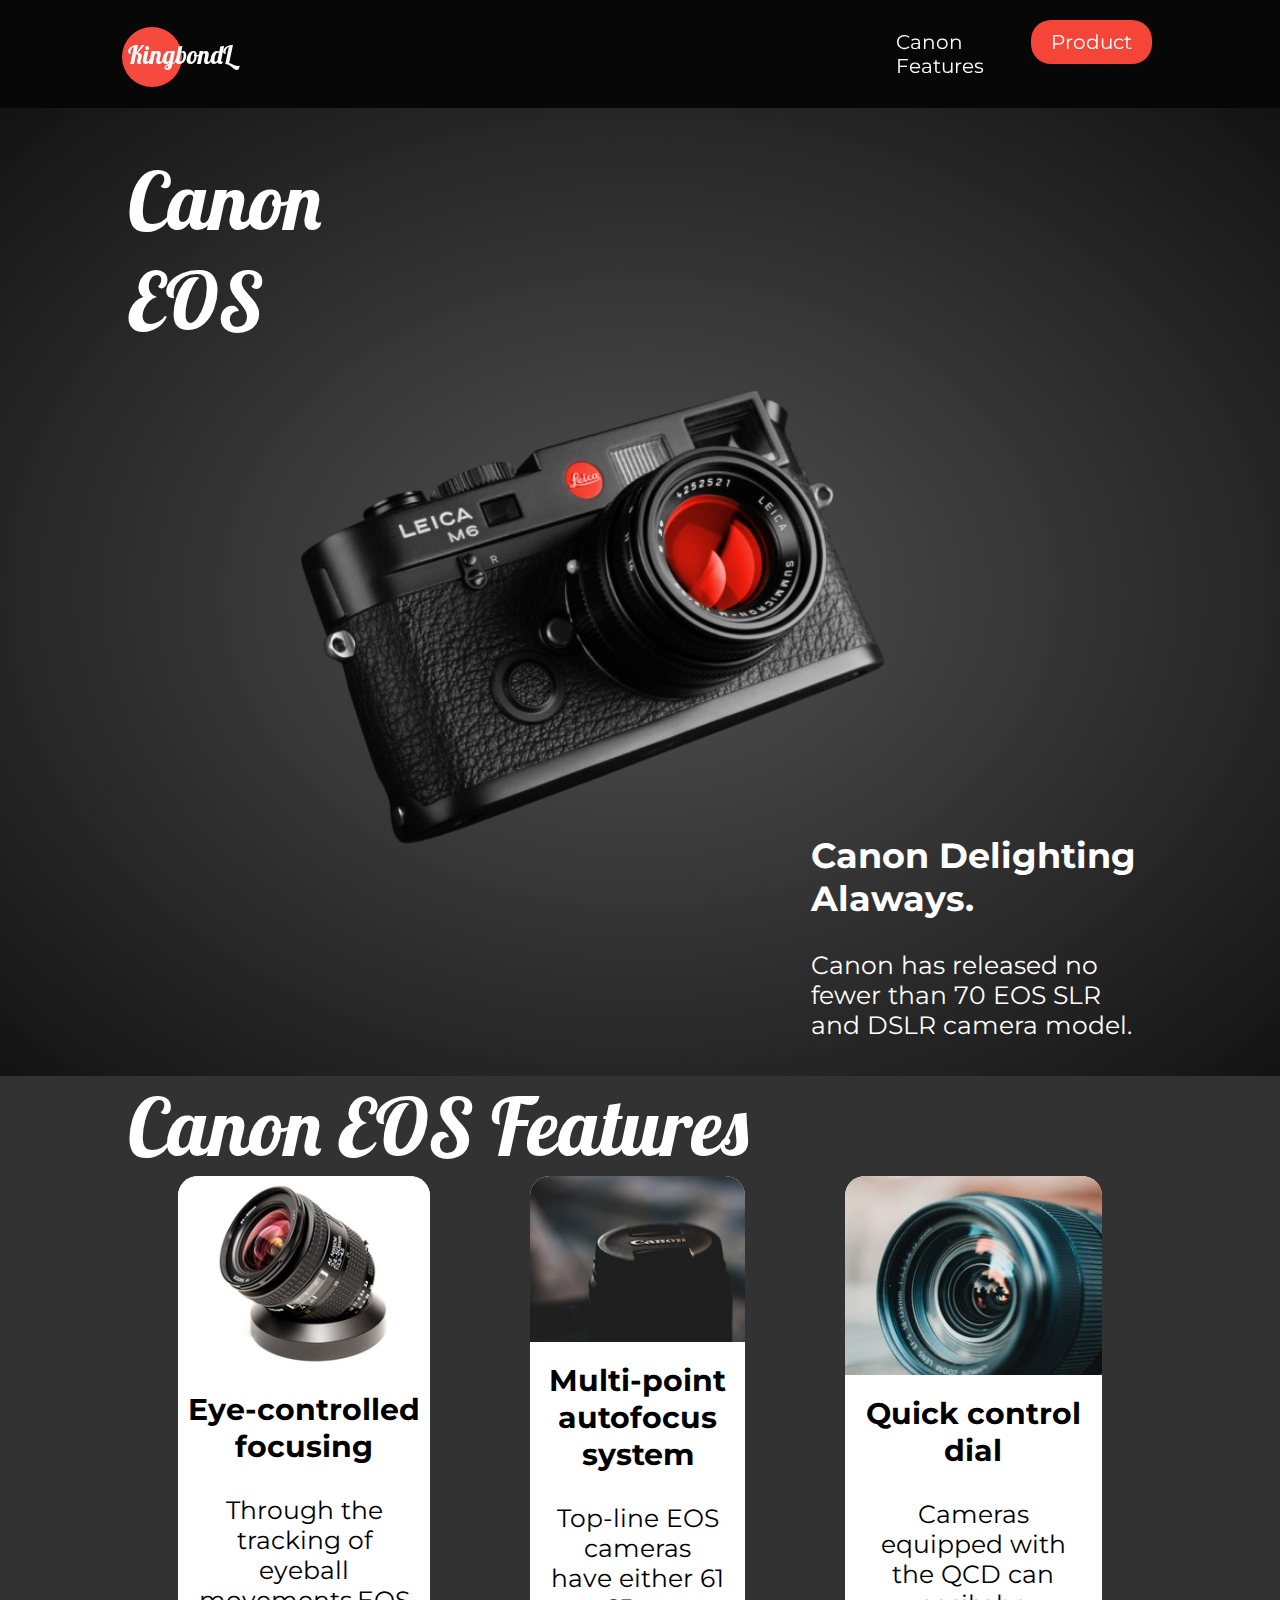
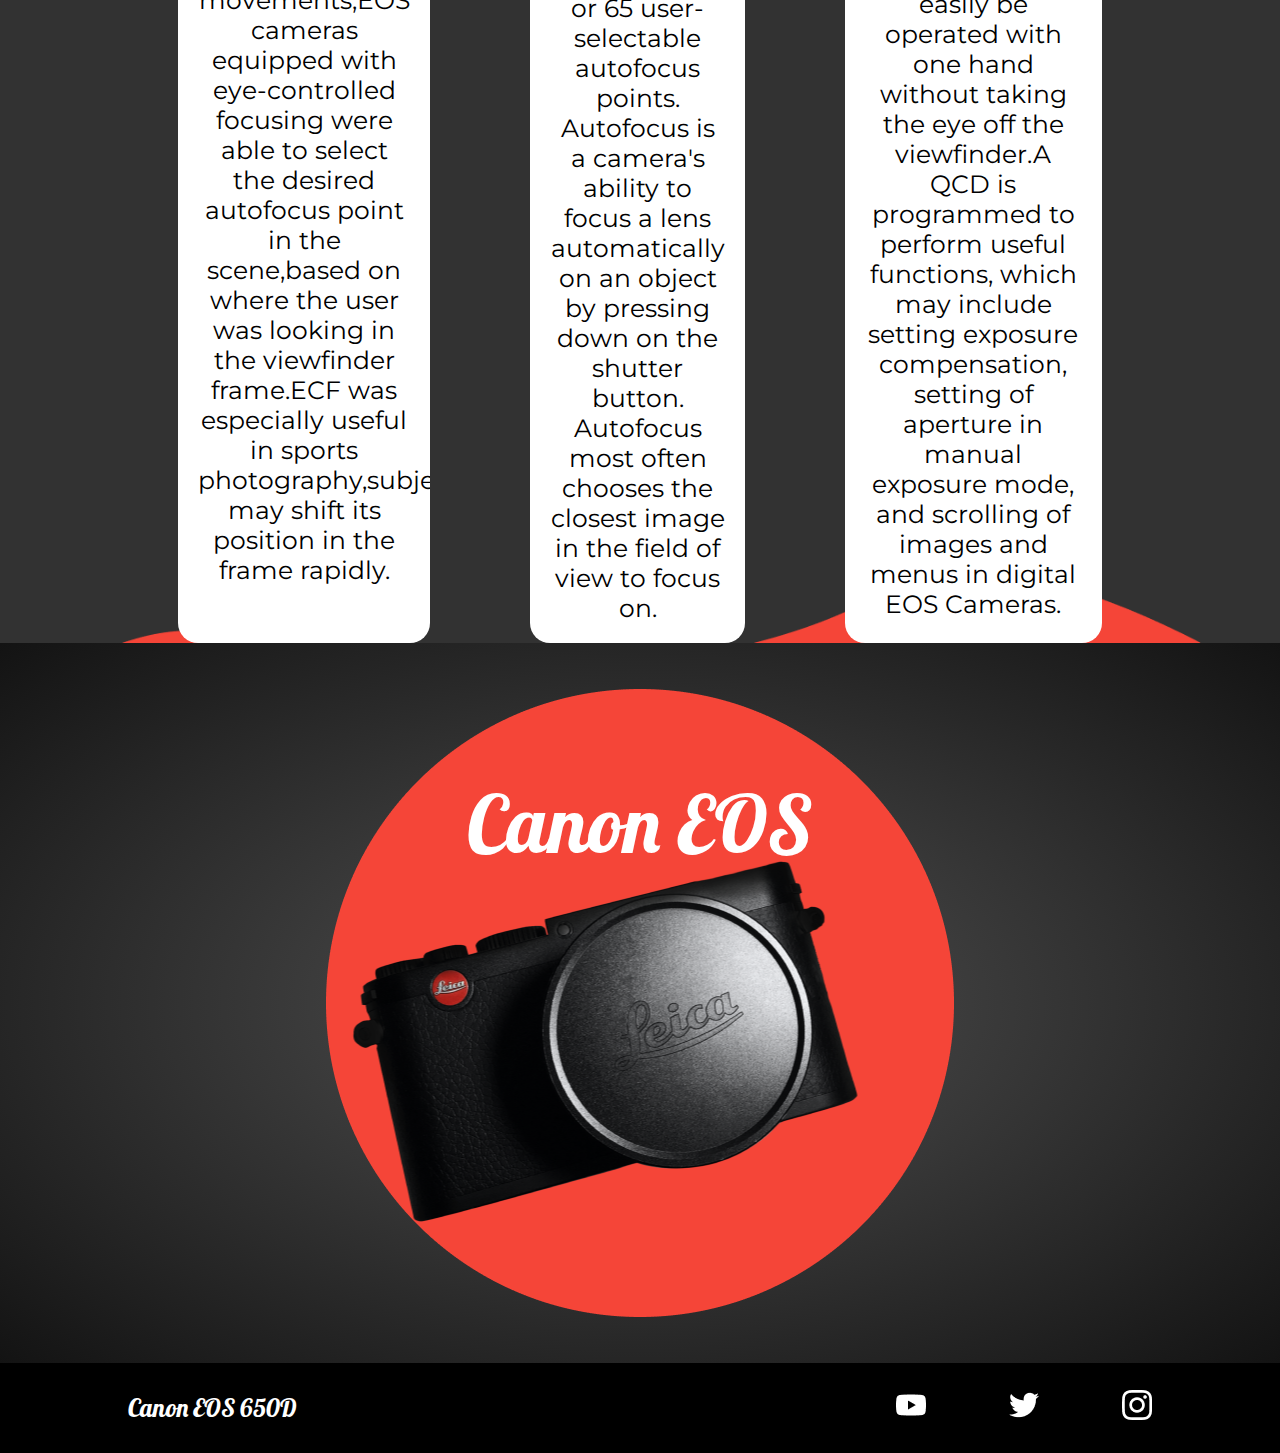
<file: index.html>
<!DOCTYPE html>
<html lang="en">
  <head>
    <meta charset="UTF-8" />
    <meta name="viewport" content="width=device-width, initial-scale=1.0" />
    <link href="https://fonts.googleapis.com/css2?family=Lobster&family=Montserrat:wght@400;600&display=swap"
      rel="stylesheet"
    />
    <link rel="stylesheet" href="./styles/style.css" />
    <title>KingbondL Canon Website</title>
  </head>
  <body>
    <main>
      <div class="nav-container">
        <nav>
          <h1 id="logo">KingbondL</h1>
          <ul>
            <li><a href="feature.html">Canon Features</a></li>
            <li><a class="order" href="https://in.canon/">Product</a></li>
          </ul>
        </nav>
      </div>
      <section class="home">
        <div class="showcase">
          <h2>Canon EOS</h2>
          <img src="./img/homecamera.png" alt="" />
          <div class="info">
            <h3>Canon Delighting Alaways.</h3>
            <p>
              Canon has released no fewer than 70 EOS SLR and DSLR camera model.
            </p>
          </div>
        </div>
      </section>
      <div class="features-container">
        <section class="features">
          <h2>Canon EOS Features</h2>
          <div class="cards">
            <div class="card">
              <img src="./img/features-1.jpg" alt="" />
              <h4>Eye-controlled focusing</h4>
              <p>Through the tracking of eyeball movements,EOS cameras equipped with eye-controlled focusing were able to select the desired autofocus point in the scene,based on where the user was looking in the viewfinder frame.ECF was especially useful in sports photography,subject may shift its position in the frame rapidly.</p>
            </div>
            <div class="card">
              <img src="./img/features-2.jpg" alt="" />
              <h4>Multi-point autofocus system</h4>
              <p>Top-line EOS cameras have either 61 or 65 user-selectable autofocus points. Autofocus is a camera's ability to focus a lens automatically on an object by pressing down on the shutter button. Autofocus most often chooses the closest image in the field of view to focus on.</p>
            </div>
            <div class="card">
              <img src="./img/features-3.jpg" alt="" />
              <h4>Quick control dial</h4>
              <p>Cameras equipped with the QCD can easily be operated with one hand without taking the eye off the viewfinder.A QCD is programmed to perform useful functions, which may include setting exposure compensation, setting of aperture in manual exposure mode, and scrolling of images and menus in digital EOS Cameras.
                
              </p>
            </div>
          </div>
        </section>
        <img class="wave" src="./img/wave.png" alt="" />
      </div>
      <section class="soon">
        <h2>Canon EOS</h2>
        <img src="./img/footercamera.png" alt="" />
        <img class="circle" src="./img/circle.png" alt="" />
      </section>
      <footer>
        <h1>Canon EOS 650D</h1>
        <ul>
          <li>
            <a href="https://www.youtube.com/channel/UCSQvwoch12PW981BCaUXBTw?view_as=subscriber"><img src="./img/yt-logo.png" alt="" /></a>
          </li>
          <li>
            <a href="https://twitter.com/mausamsingh470/"><img src="./img/twitter-logo.png" alt="" /></a>
          </li>
          <li>
            <a href="https://www.instagram.com/computer_science__student/"><img src="./img/instagram-logo.png" alt="" /></a>
          </li>
     
      </footer>
    </main>
  </body>
</html>
</file>
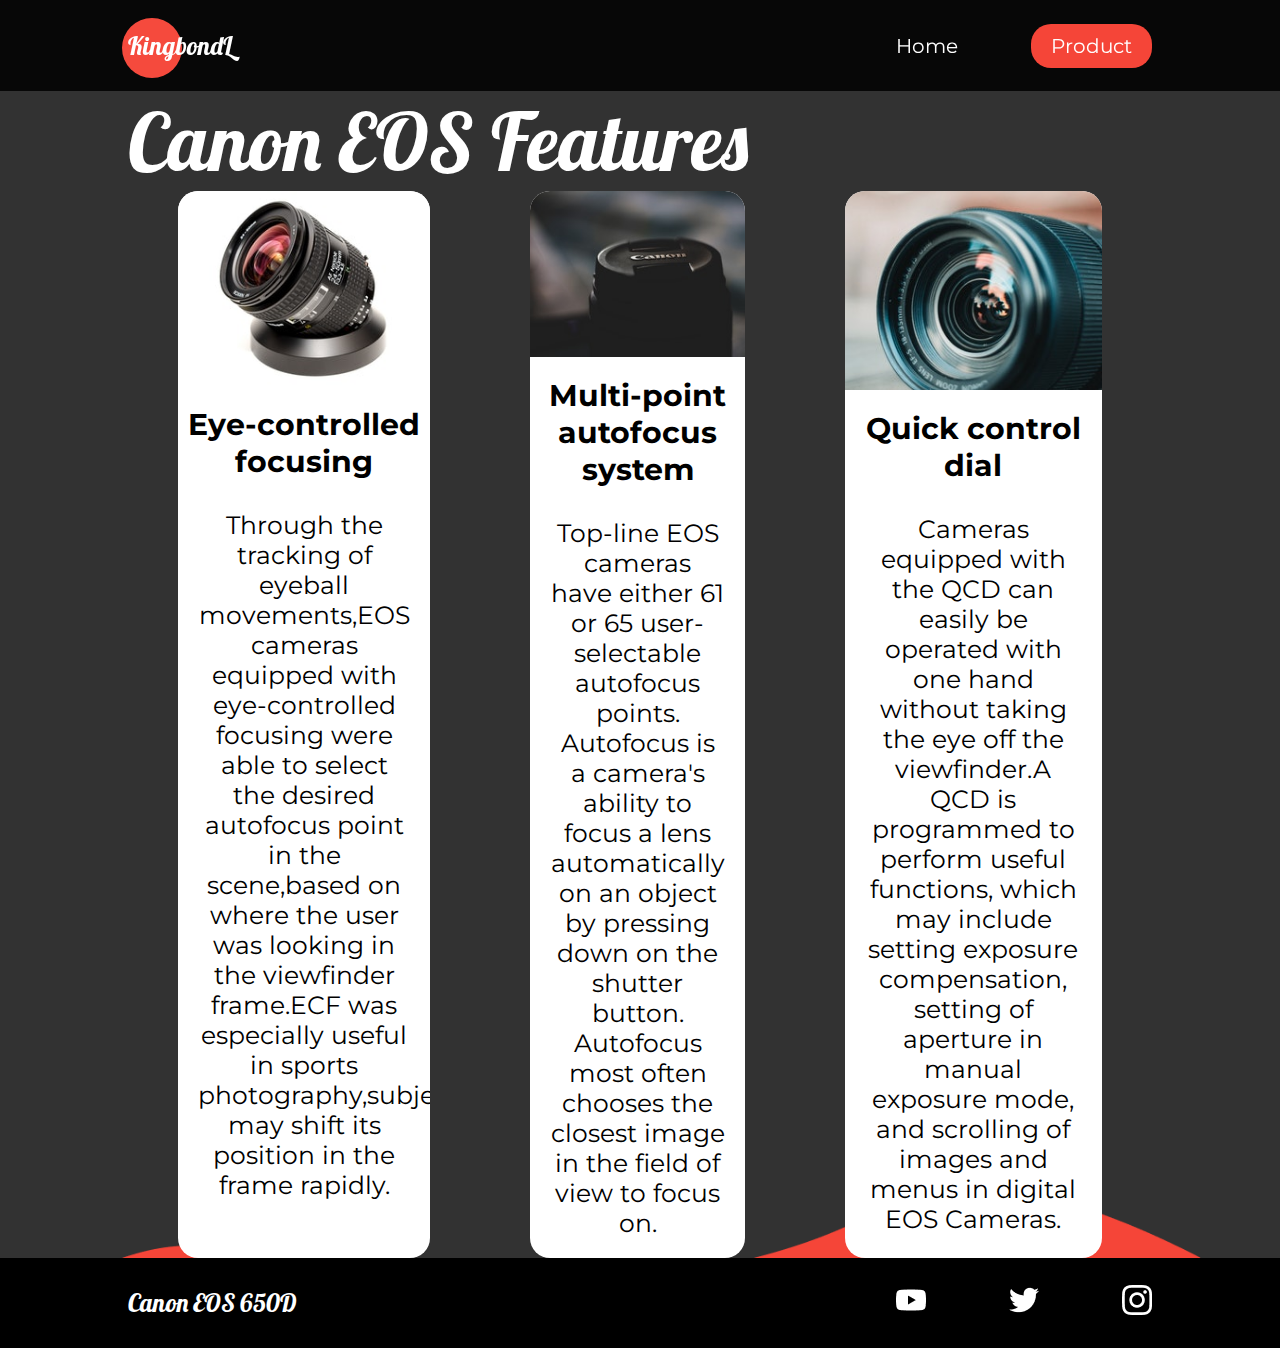
<file: feature.html>
<!DOCTYPE html>
<html lang="en">
  <head>
    <meta charset="UTF-8" />
    <meta name="viewport" content="width=device-width, initial-scale=1.0" />
    <link href="https://fonts.googleapis.com/css2?family=Lobster&family=Montserrat:wght@400;600&display=swap"
      rel="stylesheet"
    />
    <link rel="stylesheet" href="./styles/style.css" />
    <title>KingbondL Canon Website</title>
  </head>
  <body>
    <main>
      <div class="nav-container">
        <nav>
          <h1 id="logo">KingbondL</h1>
          <ul>
            <li><a href="index.html">Home</a></li>
            <li><a class="order" href="https://in.canon/">Product</a></li>
          </ul>
        </nav>
      </div>
      <div class="features-container">
        <section class="features">
          <h2>Canon EOS Features</h2>
          <div class="cards">
            <div class="card">
              <img src="./img/features-1.jpg" alt="" />
              <h4>Eye-controlled focusing</h4>
              <p>Through the tracking of eyeball movements,EOS cameras equipped with eye-controlled focusing were able to select the desired autofocus point in the scene,based on where the user was looking in the viewfinder frame.ECF was especially useful in sports photography,subject may shift its position in the frame rapidly.</p>
            </div>
            <div class="card">
              <img src="./img/features-2.jpg" alt="" />
              <h4>Multi-point autofocus system</h4>
              <p>Top-line EOS cameras have either 61 or 65 user-selectable autofocus points. Autofocus is a camera's ability to focus a lens automatically on an object by pressing down on the shutter button. Autofocus most often chooses the closest image in the field of view to focus on.</p>
            </div>
            <div class="card">
              <img src="./img/features-3.jpg" alt="" />
              <h4>Quick control dial</h4>
              <p>Cameras equipped with the QCD can easily be operated with one hand without taking the eye off the viewfinder.A QCD is programmed to perform useful functions, which may include setting exposure compensation, setting of aperture in manual exposure mode, and scrolling of images and menus in digital EOS Cameras.
                
              </p>
            </div>
          </div>
        </section>
        <img class="wave" src="./img/wave.png" alt="" />
      </div>
      <footer>
        <h1>Canon EOS 650D</h1>
        <ul>
          <li>
            <a href="https://www.youtube.com/channel/UCSQvwoch12PW981BCaUXBTw?view_as=subscriber"><img src="./img/yt-logo.png" alt="" /></a>
          </li>
          <li>
            <a href="https://twitter.com/mausamsingh470/"><img src="./img/twitter-logo.png" alt="" /></a>
          </li>
          <li>
            <a href="https://www.instagram.com/computer_science__student/"><img src="./img/instagram-logo.png" alt="" /></a>
          </li>
     
      </footer>
    </main>
  </body>
</html>
</file>
<file: styles/style.css>
html {
  font-size: 62.5%;
}

* {
  margin: 0;
  padding: 0;
  -webkit-box-sizing: border-box;
          box-sizing: border-box;
}

body {
  color: white;
  font-family: "Montserrat", sans-serif;
}

h1 {
  font-size: 2.5rem;
  font-family: "Lobster", sans-serif;
  font-weight: lighter;
}

h2 {
  font-size: 8rem;
  font-family: "Lobster", sans-serif;
  font-weight: lighter;
}

h3 {
  font-size: 3.5rem;
}

h4 {
  font-size: 3rem;
}

p {
  font-size: 2.5rem;
}

li {
  font-size: 2rem;
}

a {
  color: white;
  text-decoration: none;
}

.home {
  background: radial-gradient(#525252, #131313);
}

.nav-container {
  background: #070707;
  position: -webkit-sticky;
  position: sticky;
  top: 0;
  z-index: 2;
}

nav {
  width: 80%;
  margin: auto;
  min-height: 10vh;
  padding: 3rem 0rem;
  display: -webkit-box;
  display: -ms-flexbox;
  display: flex;
  -webkit-box-pack: justify;
      -ms-flex-pack: justify;
          justify-content: space-between;
  -webkit-box-align: center;
      -ms-flex-align: center;
          align-items: center;
}

nav ul {
  display: -webkit-box;
  display: -ms-flexbox;
  display: flex;
  -webkit-box-pack: justify;
      -ms-flex-pack: justify;
          justify-content: space-between;
  -webkit-box-flex: 1;
      -ms-flex: 1;
          flex: 1;
  list-style: none;
}

nav #logo {
  -webkit-box-flex: 3;
      -ms-flex: 3;
          flex: 3;
  position: relative;
}

nav #logo::after {
  content: "";
  position: absolute;
  top: 0;
  left: 0;
  width: 6rem;
  height: 6rem;
  background: #f54538;
  border-radius: 50%;
  -webkit-transform: translate(-10%, -20%);
          transform: translate(-10%, -20%);
  mix-blend-mode: screen;
}

nav .order {
  background: #f54538;
  padding: 1rem 2rem;
  border-radius: 2rem;
}

.showcase {
  display: -ms-grid;
  display: grid;
  min-height: 90vh;
  -ms-grid-columns: 10% (minmax(5rem, 1fr))[3] 10%;
      grid-template-columns: 10% repeat(3, minmax(5rem, 1fr)) 10%;
  -ms-grid-rows: 1fr 2fr 1fr;
      grid-template-rows: 1fr 2fr 1fr;
}

.showcase h2 {
  -ms-grid-column: 2;
  -ms-grid-column-span: 1;
  grid-column: 2/3;
  -ms-flex-item-align: end;
      align-self: flex-end;
}

.showcase img {
  -ms-grid-row: 2;
  -ms-grid-row-span: 1;
  grid-row: 2/3;
  -ms-grid-column: 3;
  -ms-grid-column-span: 1;
  grid-column: 3/4;
  height: 110%;
  -o-object-fit: cover;
     object-fit: cover;
  -ms-flex-item-align: center;
      -ms-grid-row-align: center;
      align-self: center;
  -ms-grid-column-align: center;
      justify-self: center;
}

.showcase .info {
  -ms-grid-column: 4;
  -ms-grid-column-span: 1;
  grid-column: 4/5;
  -ms-grid-row: 3;
  -ms-grid-row-span: 1;
  grid-row: 3/4;
}

.showcase .info h3 {
  padding-bottom: 3rem;
}

.features-container {
  background: #323232;
  position: relative;
  z-index: 0;
  overflow: hidden;
}

.features-container .wave {
  position: absolute;
  left: 0;
  bottom: -25%;
  width: 100%;
  z-index: -1;
}

.features {
  min-height: 90vh;
  width: 80%;
  margin: auto;
  display: -webkit-box;
  display: -ms-flexbox;
  display: flex;
  -webkit-box-orient: vertical;
  -webkit-box-direction: normal;
      -ms-flex-direction: column;
          flex-direction: column;
  -ms-flex-pack: distribute;
      justify-content: space-around;
}

.features .cards {
  display: -webkit-box;
  display: -ms-flexbox;
  display: flex;
  -webkit-box-pack: justify;
      -ms-flex-pack: justify;
          justify-content: space-between;
  color: black;
}

.features .cards .card {
  background: white;
  margin: 0rem 5rem;
  display: -webkit-box;
  display: -ms-flexbox;
  display: flex;
  -webkit-box-orient: vertical;
  -webkit-box-direction: normal;
      -ms-flex-direction: column;
          flex-direction: column;
  text-align: center;
  border-radius: 2rem;
  overflow: hidden;
}

.features .cards .card h4 {
  margin: 2rem 0rem 1rem 0rem;
}

.features .cards .card p {
  padding: 2rem;
}

.features .cards .card img {
  -o-object-fit: cover;
     object-fit: cover;
}

.soon {
  background: radial-gradient(#525252, #131313);
  min-height: 80vh;
  position: relative;
  z-index: 0;
}

.soon img,
.soon .circle,
.soon h2 {
  position: absolute;
  top: 50%;
  left: 50%;
  -webkit-transform: translate(-50%, -50%);
          transform: translate(-50%, -50%);
}

.soon .circle {
  z-index: -1;
}

.soon h2 {
  top: 25%;
}

footer {
  min-height: 10vh;
  background: black;
  padding-left: 10%;
  padding-right: 10%;
  display: -webkit-box;
  display: -ms-flexbox;
  display: flex;
  -webkit-box-align: center;
      -ms-flex-align: center;
          align-items: center;
  -webkit-box-pack: justify;
      -ms-flex-pack: justify;
          justify-content: space-between;
}

footer ul {
  display: -webkit-box;
  display: -ms-flexbox;
  display: flex;
  -webkit-box-flex: 1;
      -ms-flex: 1;
          flex: 1;
  list-style: none;
  -webkit-box-pack: justify;
      -ms-flex-pack: justify;
          justify-content: space-between;
}

footer h1 {
  -webkit-box-flex: 3;
      -ms-flex: 3;
          flex: 3;
}

@media screen and (max-width: 1200px) {
  html {
    font-size: 50%;
  }
  nav #logo {
    -webkit-box-flex: 1;
        -ms-flex: 1;
            flex: 1;
  }
  nav ul li {
    margin-left: 5rem;
  }
  .showcase {
    -ms-grid-columns: 10% 1fr 10%;
        grid-template-columns: 10% 1fr 10%;
  }
  .showcase img {
    width: 100%;
    -o-object-fit: contain;
       object-fit: contain;
  }
  .showcase img,
  .showcase h2,
  .showcase .info {
    -ms-grid-column: 2;
    -ms-grid-column-span: 1;
    grid-column: 2/3;
    text-align: center;
  }
  .features {
    -webkit-box-align: center;
        -ms-flex-align: center;
            align-items: center;
  }
  .features h2 {
    margin-top: 5rem;
  }
  .features .cards {
    -webkit-box-orient: vertical;
    -webkit-box-direction: normal;
        -ms-flex-direction: column;
            flex-direction: column;
    width: 100%;
  }
  .features .cards .card {
    margin: 5rem 0rem;
  }
  .soon {
    overflow: hidden;
  }
  .soon img {
    width: 60%;
  }
  .soon h2 {
    font-size: 5rem;
    text-align: center;
  }
  footer h1 {
    -webkit-box-flex: 1;
        -ms-flex: 1;
            flex: 1;
  }
}
</file>
